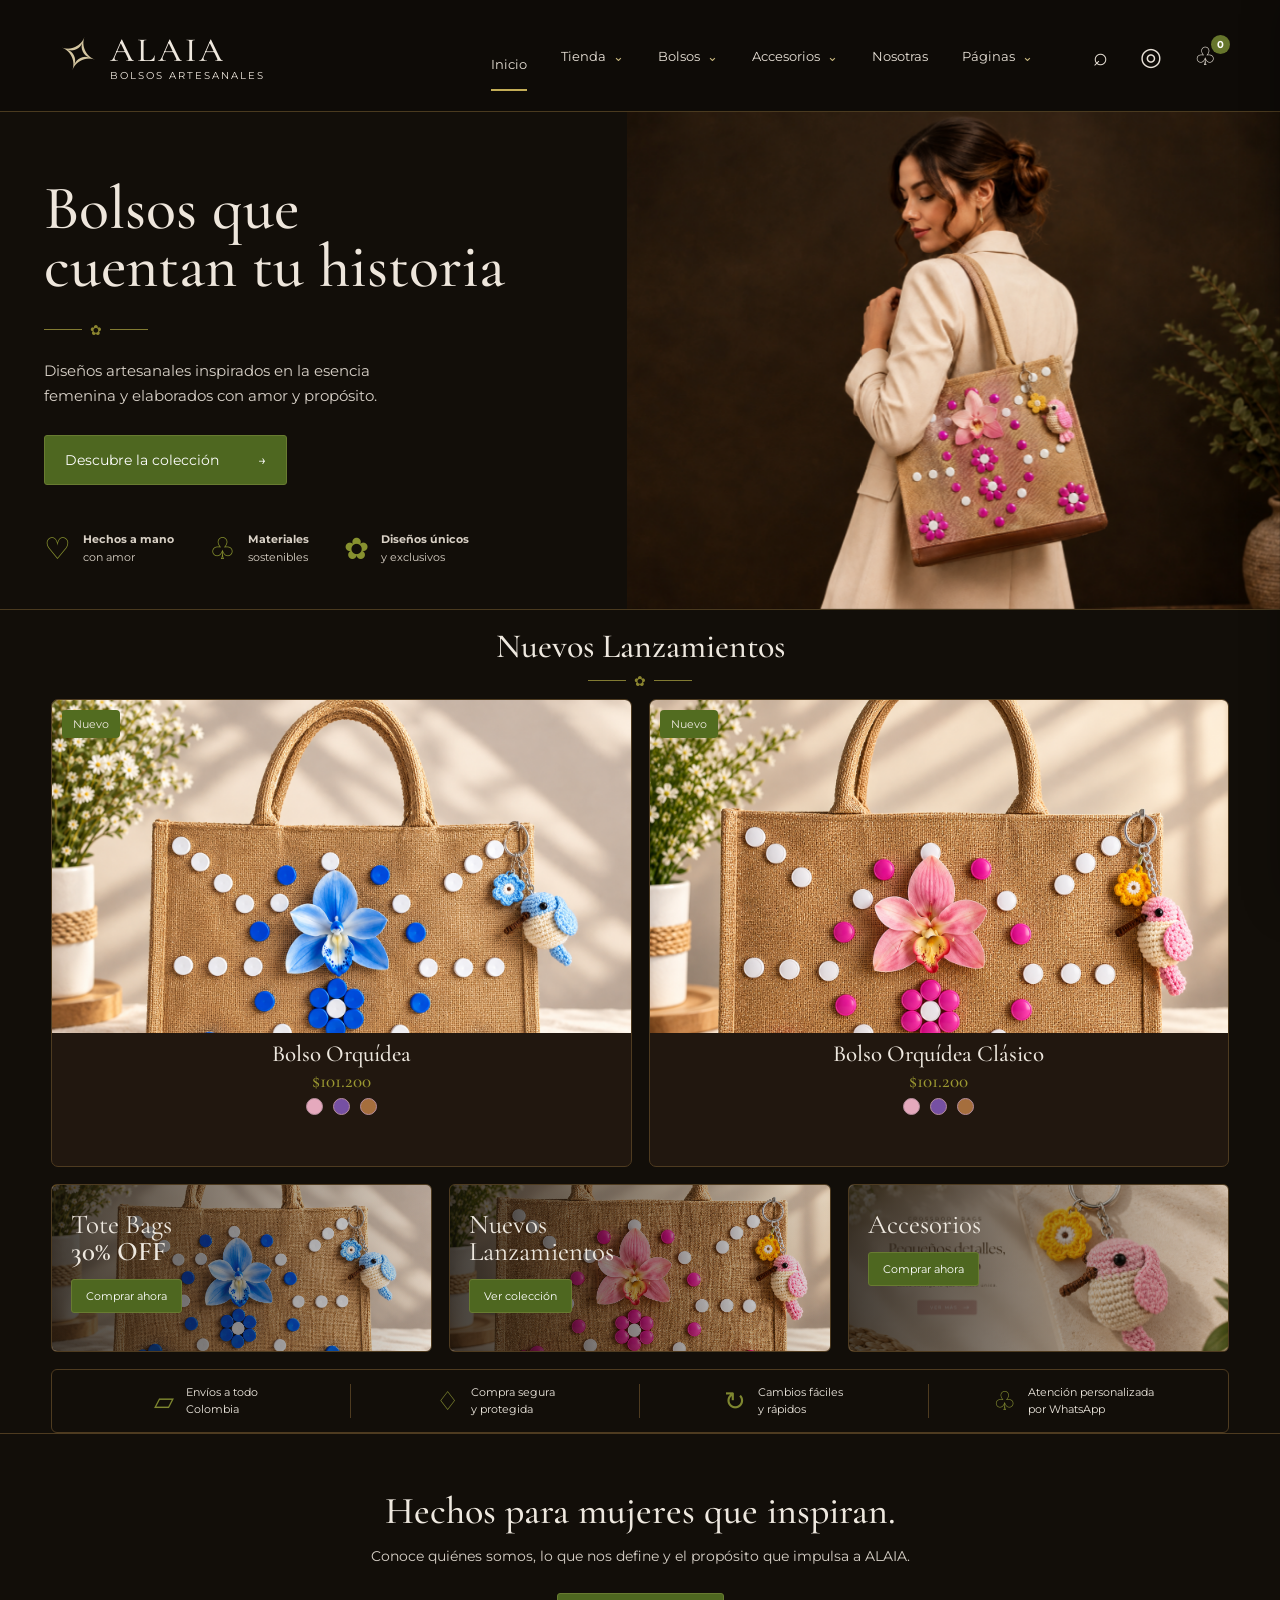
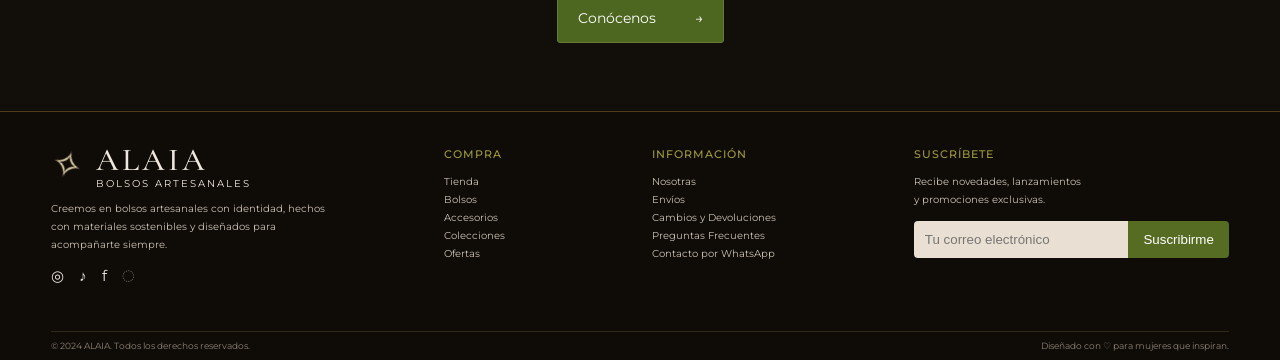
<file: index.html>
<!DOCTYPE html>
<html lang="es">
<head>
  <meta charset="UTF-8">
  <meta name="viewport" content="width=device-width, initial-scale=1.0">
  <meta name="description" content="ALAIA — Bolsos artesanales">
  <title>ALAIA | Bolsos artesanales</title>
  <link rel="preconnect" href="https://fonts.googleapis.com">
  <link rel="preconnect" href="https://fonts.gstatic.com" crossorigin>
  <link href="https://fonts.googleapis.com/css2?family=Cormorant+Garamond:wght@400;500;600&family=Montserrat:wght@400;500;600&display=swap" rel="stylesheet">
  <link rel="stylesheet" href="css/styles.css">
</head>
<body>
  <header class="site-header">
    <a class="brand" href="#">
      <span class="brand-mark">✧</span>
      <span><strong>ALAIA</strong><small>BOLSOS ARTESANALES</small></span>
    </a>

    <nav class="main-nav" aria-label="Navegación principal">
      <a class="active" href="#inicio">Inicio</a>
      <a href="#tienda">Tienda <span>⌄</span></a>
      <a href="#bolsos">Bolsos <span>⌄</span></a>
      <a href="#accesorios">Accesorios <span>⌄</span></a>
      <a href="nosotras.html">Nosotras</a>
      <a href="#paginas">Páginas <span>⌄</span></a>
    </nav>

    <div class="header-actions">
      <button class="header-icon search-trigger" aria-label="Buscar productos" id="searchBtn" title="Buscar productos">⌕</button>
      <button class="header-icon account-trigger" aria-label="Abrir mi cuenta" id="accountBtn" title="Mi cuenta">◎</button>
      <button class="cart-btn header-icon" id="cartBtn" aria-label="Abrir carrito" title="Abrir carrito">♧<b id="cartCount">0</b></button>
    </div>
  </header>

  <main>
    <section class="hero" id="inicio">
      <div class="hero-copy">
        <p class="eyebrow">COLECCIÓN ARTESANAL</p>
        <h1>Bolsos que<br>cuentan tu historia</h1>
        <div class="ornament"><i></i> ✿ <i></i></div>
        <p class="hero-text">Diseños artesanales inspirados en la esencia<br class="desktop"> femenina y elaborados con amor y propósito.</p>
        <a class="button" href="#tienda">Descubre la colección <span>→</span></a>

        <div class="values">
          <div><span>♡</span><p><b>Hechos a mano</b><br>con amor</p></div>
          <div><span>♧</span><p><b>Materiales</b><br>sostenibles</p></div>
          <div><span>✿</span><p><b>Diseños únicos</b><br>y exclusivos</p></div>
        </div>
      </div>
      <div class="hero-image" role="img" aria-label="Mujer usando un bolso artesanal"></div>
    </section>

    <section class="products-section" id="tienda">
      <div class="section-heading">
        <h2>Nuevos Lanzamientos</h2>
        <div class="ornament"><i></i> ✿ <i></i></div>
      </div>

      <div class="products">
        <article class="product-card">
          <div class="new-badge">Nuevo</div>
          <img src="assets/product-orquidea.jpg" alt="Bolso Orquídea">
          <div class="product-info">
            <h3>Bolso Orquídea</h3>
            <p>$101.200</p>
            <div class="swatches"><i></i><i></i><i></i></div>
            <button class="add-cart" data-product="Bolso Orquídea" data-price="101200">Agregar al carrito</button>
          </div>
        </article>

        <article class="product-card">
          <div class="new-badge">Nuevo</div>
          <img src="assets/product-clasico.jpg" alt="Bolso Orquídea Clásico">
          <div class="product-info">
            <h3>Bolso Orquídea Clásico</h3>
            <p>$101.200</p>
            <div class="swatches"><i></i><i></i><i></i></div>
            <button class="add-cart" data-product="Bolso Orquídea Clásico" data-price="101200">Agregar al carrito</button>
          </div>
        </article>
      </div>
    </section>

    <section class="promos" id="bolsos">
      <article class="promo" style="background-image:url('assets/promo-tote.jpg')">
        <div><h3>Tote Bags<br><strong>30% OFF</strong></h3><a href="#tienda">Comprar ahora</a></div>
      </article>
      <article class="promo" style="background-image:url('assets/promo-nuevos.jpg')">
        <div><h3>Nuevos<br>Lanzamientos</h3><a href="#tienda">Ver colección</a></div>
      </article>
      <article class="promo" style="background-image:url('assets/promo-crossbody.jpg')">
        <div><h3>Accesorios<br><strong></strong></h3><a href="#tienda">Comprar ahora</a></div>
      </article>
    </section>

    <section class="benefits">
      <div><span>▱</span><p>Envíos a todo<br>Colombia</p></div>
      <div><span>♢</span><p>Compra segura<br>y protegida</p></div>
      <div><span>↻</span><p>Cambios fáciles<br>y rápidos</p></div>
      <div><span>♧</span><p>Atención personalizada<br>por WhatsApp</p></div>
    </section>

    <section class="about" id="nosotras">
      <h2>Hechos para mujeres que inspiran.</h2>
      <p>Conoce quiénes somos, lo que nos define y el propósito que impulsa a ALAIA.</p>
      <a class="button" href="nosotras.html">Conócenos <span>→</span></a>
    </section>
  </main>

  <footer>
    <div class="footer-brand">
      <div class="brand"><span class="brand-mark">✧</span><span><strong>ALAIA</strong><small>BOLSOS ARTESANALES</small></span></div>
      <p>Creemos en bolsos artesanales con identidad, hechos con materiales sostenibles y diseñados para acompañarte siempre.</p>
      <div class="social">◎　♪　f　◌</div>
    </div>
    <div><h4>COMPRA</h4><a href="#tienda">Tienda</a><a href="#bolsos">Bolsos</a><a href="#">Accesorios</a><a href="#">Colecciones</a><a href="#">Ofertas</a></div>
    <div><h4>INFORMACIÓN</h4><a href="nosotras.html">Nosotras</a><a href="#">Envíos</a><a href="#">Cambios y Devoluciones</a><a href="#">Preguntas Frecuentes</a><a class="whatsapp-link" href="#" target="_blank" rel="noopener">Contacto por WhatsApp</a></div>
    <div><h4>SUSCRÍBETE</h4><p>Recibe novedades, lanzamientos<br>y promociones exclusivas.</p><form id="subscribe"><input type="email" placeholder="Tu correo electrónico" required><button>Suscribirme</button></form></div>
    <div class="copyright">© 2024 ALAIA. Todos los derechos reservados.<span>Diseñado con ♡ para mujeres que inspiran.</span></div>
  </footer>

  
<div class="cart-overlay" id="cartOverlay"></div>
<aside class="cart-drawer" id="cartDrawer" aria-label="Carrito de compras">
  <div class="cart-header">
    <h2>Tu carrito</h2>
    <button id="closeCart" aria-label="Cerrar carrito">×</button>
  </div>
  <div id="cartItems" class="cart-items"></div>
  <div class="cart-empty" id="cartEmpty">Tu carrito está vacío.</div>
  <div class="cart-footer">
    <div class="cart-total"><span>Total</span><strong id="cartTotal">$0</strong></div>
    <a class="whatsapp-checkout" id="whatsappCheckout" href="#" target="_blank" rel="noopener">Comprar por WhatsApp</a>
    <button class="clear-cart" id="clearCart">Vaciar carrito</button>
  </div>
</aside>
<!-- BUSCADOR -->
<div class="search-overlay" id="searchOverlay" aria-hidden="true">
  <section class="search-panel" role="dialog" aria-modal="true" aria-labelledby="searchTitle">
    <div class="search-panel-head">
      <div>
        <span class="search-kicker">EXPLORA ALAIA</span>
        <h2 id="searchTitle">¿Qué estás buscando?</h2>
      </div>
      <button class="panel-close" id="closeSearch" type="button" aria-label="Cerrar búsqueda">×</button>
    </div>
    <div class="search-box">
      <span class="search-box-icon" aria-hidden="true">⌕</span>
      <input id="searchInput" type="search" autocomplete="off" placeholder="Busca un bolso, colección o categoría..." aria-label="Buscar productos">
      <button class="clear-search" id="clearSearch" type="button" aria-label="Limpiar búsqueda">×</button>
    </div>
    <div class="search-meta">
      <span id="searchStatus">Escribe para buscar entre nuestros productos</span>
      <kbd>ESC</kbd>
    </div>
    <div class="search-suggestions" id="searchSuggestions">
      <span>Buscar por:</span>
      <button type="button" data-search-term="Orquídea">Orquídea</button>
      <button type="button" data-search-term="Clásico">Clásico</button>
      <button type="button" data-search-term="Bolso">Bolsos</button>
      <button type="button" data-search-term="Nuevo">Nuevos</button>
    </div>
    <div class="search-results" id="searchResults"></div>
  </section>
</div>

<!-- MI CUENTA -->
<div class="account-overlay" id="accountOverlay" aria-hidden="true">
  <aside class="account-drawer" role="dialog" aria-modal="true" aria-labelledby="accountTitle">
    <div class="account-header">
      <div>
        <span class="account-kicker">ALAIA</span>
        <h2 id="accountTitle">Mi cuenta</h2>
      </div>
      <button class="panel-close" id="closeAccount" type="button" aria-label="Cerrar cuenta">×</button>
    </div>
    <div class="account-content">
      <div class="account-avatar" aria-hidden="true">A</div>
      <p class="account-welcome" id="accountWelcome">Tu espacio en ALAIA</p>
      <p class="account-description">Guarda tus datos para que tu próxima compra sea más rápida.</p>
      <form class="account-form" id="accountForm">
        <label>Nombre
          <input id="accountName" type="text" autocomplete="name" placeholder="Tu nombre" required>
        </label>
        <label>Correo electrónico
          <input id="accountEmail" type="email" autocomplete="email" placeholder="tucorreo@email.com">
        </label>
        <button class="account-save" type="submit">Guardar mis datos <span>→</span></button>
      </form>
      <div class="account-status" id="accountStatus" aria-live="polite"></div>
      <button class="account-clear" id="clearAccount" type="button">Borrar mis datos de este dispositivo</button>
    </div>
  </aside>
</div>

<div class="toast" id="toast"></div>
  <script src="js/app.js"></script>
</body>
</html>
</file>
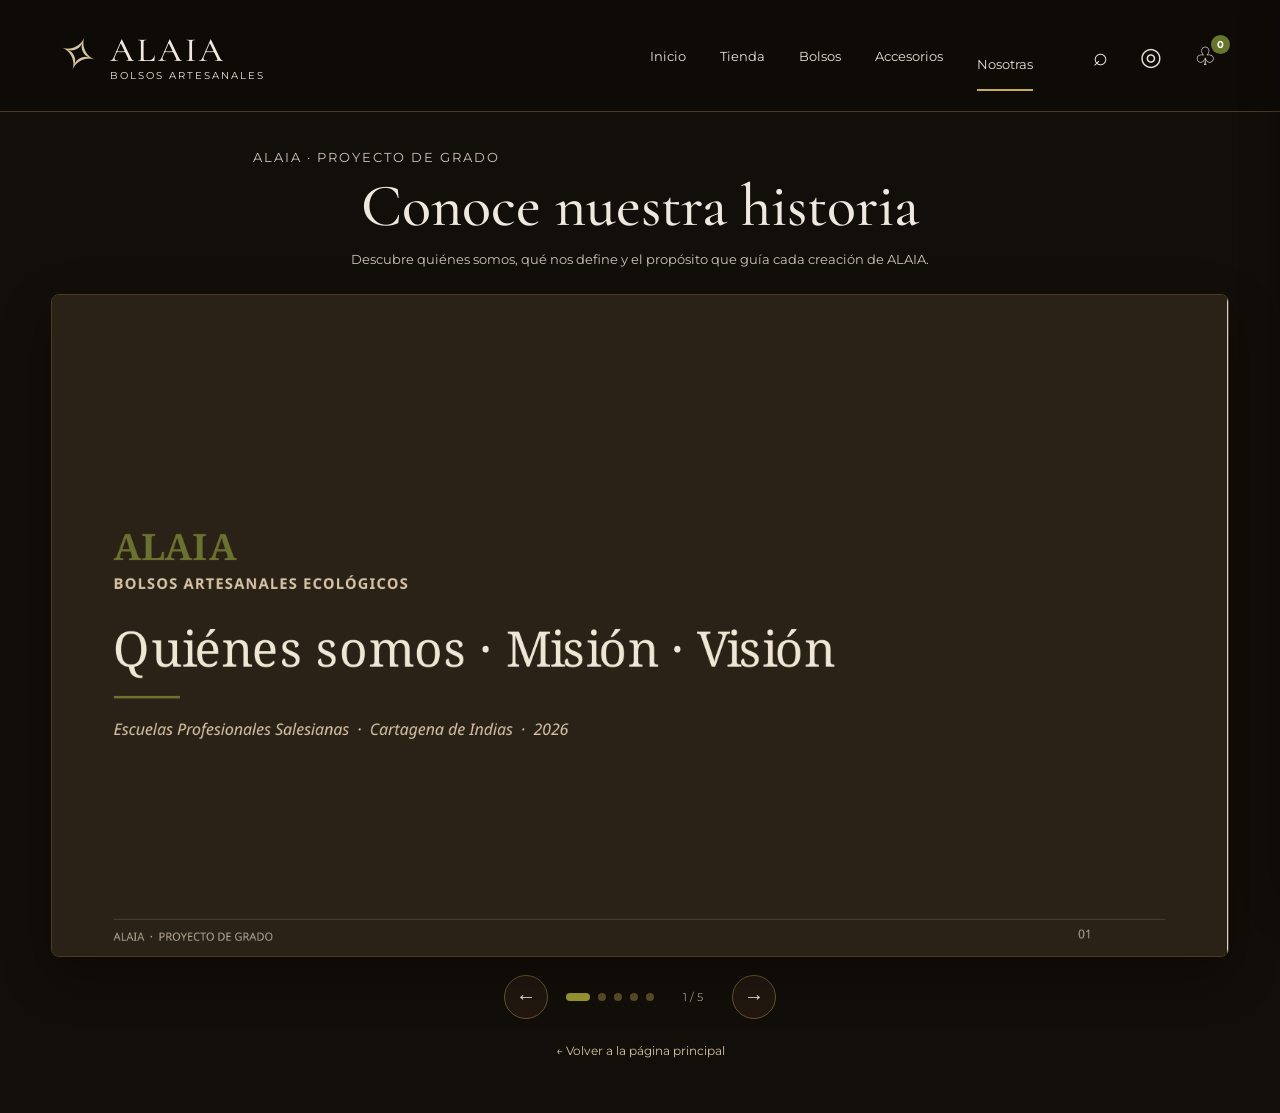
<file: nosotras.html>
<!DOCTYPE html>
<html lang="es">
<head>
<meta charset="UTF-8">
<meta name="viewport" content="width=device-width, initial-scale=1.0">
<meta name="description" content="ALAIA — Quiénes somos, misión y visión">
<title>ALAIA | Nosotras</title>
<link rel="preconnect" href="https://fonts.googleapis.com">
<link rel="preconnect" href="https://fonts.gstatic.com" crossorigin>
<link href="https://fonts.googleapis.com/css2?family=Cormorant+Garamond:wght@400;500;600&family=Montserrat:wght@400;500;600&display=swap" rel="stylesheet">
<link rel="stylesheet" href="css/styles.css">
</head>
<body class="nosotras-page">
<header class="site-header">
  <a class="brand" href="index.html"><span class="brand-mark">✧</span><span><strong>ALAIA</strong><small>BOLSOS ARTESANALES</small></span></a>
  <nav class="main-nav" aria-label="Navegación principal">
    <a href="index.html#inicio">Inicio</a><a href="index.html#tienda">Tienda</a><a href="index.html#bolsos">Bolsos</a><a href="index.html#accesorios">Accesorios</a><a class="active" href="nosotras.html">Nosotras</a>
  </nav>
  <div class="header-actions"><button class="header-icon search-trigger" aria-label="Buscar productos" id="searchBtn" title="Buscar productos">⌕</button><button class="header-icon account-trigger" aria-label="Abrir mi cuenta" id="accountBtn" title="Mi cuenta">◎</button><button class="cart-btn header-icon" id="cartBtn" aria-label="Abrir carrito" title="Abrir carrito">♧<b id="cartCount">0</b></button></div>
</header>
<main class="nosotras-main">
  <div class="nosotras-top"><p class="eyebrow">ALAIA · PROYECTO DE GRADO</p><h1>Conoce nuestra historia</h1><p>Descubre quiénes somos, qué nos define y el propósito que guía cada creación de ALAIA.</p></div>
  <div class="slide-shell">
    <div class="slide-frame" id="slideFrame" aria-live="polite">
      <div class="slide active"><img src="assets/nosotras/slide-1.png" alt="Presentación ALAIA"></div>
      <div class="slide"><img src="assets/nosotras/slide-2.png" alt="Quiénes somos y nuestro equipo"></div>
      <div class="slide"><img src="assets/nosotras/slide-3.png" alt="Lo que nos define"></div>
      <div class="slide"><img src="assets/nosotras/slide-4.png" alt="Misión de ALAIA"></div>
      <div class="slide"><img src="assets/nosotras/slide-5.png" alt="Visión de ALAIA"></div>
    </div>
    <div class="slide-controls">
      <button class="slide-arrow" id="prevSlide" aria-label="Diapositiva anterior">←</button>
      <div class="slide-dots" id="slideDots"></div>
      <span class="slide-count" id="slideCount">1 / 5</span>
      <button class="slide-arrow" id="nextSlide" aria-label="Siguiente diapositiva">→</button>
    </div>
    <div class="nosotras-back"><a href="index.html">← Volver a la página principal</a></div>
  </div>
</main>
<div class="cart-overlay" id="cartOverlay"></div>
<aside class="cart-drawer" id="cartDrawer" aria-label="Carrito de compras">
  <div class="cart-header">
    <h2>Tu carrito</h2>
    <button id="closeCart" aria-label="Cerrar carrito">×</button>
  </div>
  <div id="cartItems" class="cart-items"></div>
  <div class="cart-empty" id="cartEmpty">Tu carrito está vacío.</div>
  <div class="cart-footer">
    <div class="cart-total"><span>Total</span><strong id="cartTotal">$0</strong></div>
    <a class="whatsapp-checkout" id="whatsappCheckout" href="#" target="_blank" rel="noopener">Comprar por WhatsApp</a>
    <button class="clear-cart" id="clearCart">Vaciar carrito</button>
  </div>
</aside>
<!-- BUSCADOR -->
<div class="search-overlay" id="searchOverlay" aria-hidden="true">
  <section class="search-panel" role="dialog" aria-modal="true" aria-labelledby="searchTitle">
    <div class="search-panel-head"><div><span class="search-kicker">EXPLORA ALAIA</span><h2 id="searchTitle">¿Qué estás buscando?</h2></div><button class="panel-close" id="closeSearch" type="button" aria-label="Cerrar búsqueda">×</button></div>
    <div class="search-box"><span class="search-box-icon" aria-hidden="true">⌕</span><input id="searchInput" type="search" autocomplete="off" placeholder="Busca un bolso, colección o categoría..." aria-label="Buscar productos"><button class="clear-search" id="clearSearch" type="button" aria-label="Limpiar búsqueda">×</button></div>
    <div class="search-meta"><span id="searchStatus">Escribe para buscar entre nuestros productos</span><kbd>ESC</kbd></div>
    <div class="search-suggestions" id="searchSuggestions"><span>Buscar por:</span><button type="button" data-search-term="Orquídea">Orquídea</button><button type="button" data-search-term="Clásico">Clásico</button><button type="button" data-search-term="Bolso">Bolsos</button><button type="button" data-search-term="Nuevo">Nuevos</button></div>
    <div class="search-results" id="searchResults"></div>
  </section>
</div>
<!-- MI CUENTA -->
<div class="account-overlay" id="accountOverlay" aria-hidden="true">
  <aside class="account-drawer" role="dialog" aria-modal="true" aria-labelledby="accountTitle">
    <div class="account-header"><div><span class="account-kicker">ALAIA</span><h2 id="accountTitle">Mi cuenta</h2></div><button class="panel-close" id="closeAccount" type="button" aria-label="Cerrar cuenta">×</button></div>
    <div class="account-content"><div class="account-avatar" aria-hidden="true">A</div><p class="account-welcome" id="accountWelcome">Tu espacio en ALAIA</p><p class="account-description">Guarda tus datos para que tu próxima compra sea más rápida.</p>
      <form class="account-form" id="accountForm"><label>Nombre<input id="accountName" type="text" autocomplete="name" placeholder="Tu nombre" required></label><label>Correo electrónico<input id="accountEmail" type="email" autocomplete="email" placeholder="tucorreo@email.com"></label><button class="account-save" type="submit">Guardar mis datos <span>→</span></button></form>
      <div class="account-status" id="accountStatus" aria-live="polite"></div><button class="account-clear" id="clearAccount" type="button">Borrar mis datos de este dispositivo</button>
    </div>
  </aside>
</div>
<div class="toast" id="toast"></div>
<script src="js/app.js"></script>
<script src="js/nosotras.js"></script>
</body>
</html>
</file>
<file: css/styles.css>
*{box-sizing:border-box}html{scroll-behavior:smooth}body{margin:0;background:#120e09;color:#eee8df;font-family:Montserrat,Arial,sans-serif;font-size:14px}.site-header{height:112px;border-bottom:1px solid #4a3a1f;display:flex;align-items:center;padding:0 4.5%;gap:50px;background:#0e0b07;position:sticky;top:0;z-index:20}.brand{display:flex;align-items:center;gap:13px;color:#efe8de;text-decoration:none}.brand-mark{font-family:serif;font-size:47px;line-height:1;color:#d4c6a0;transform:rotate(20deg);display:inline-block}.brand strong{display:block;font:500 34px "Cormorant Garamond",serif;letter-spacing:3px}.brand small{display:block;font-size:10px;letter-spacing:2px;margin-top:-2px}.main-nav{display:flex;align-items:center;gap:34px;margin-left:auto}.main-nav a,.header-actions button{color:#e8e1d7;text-decoration:none;background:none;border:0;font:400 13px Montserrat;cursor:pointer}.main-nav a.active{padding:35px 0 17px;border-bottom:2px solid #c3ad57}.main-nav span{color:#c9b980;margin-left:4px}.header-actions{display:flex;gap:20px;margin-left:4px}.header-actions button{font-size:25px;position:relative}.cart-btn b{position:absolute;right:-8px;top:-5px;border-radius:50%;background:#66762c;color:#fff;font-size:10px;width:19px;height:19px;line-height:19px}.hero{min-height:486px;display:grid;grid-template-columns:49% 51%;border-bottom:1px solid #4a3a1f}.hero-copy{padding:68px 7% 42px;position:relative;background:#120e09}.eyebrow{display:none;color:#a8a073;letter-spacing:2px;font-size:10px}.hero h1{font:500 clamp(48px,5vw,62px)/.94 "Cormorant Garamond",serif;margin:0;color:#eee6dc}.ornament{display:flex;align-items:center;gap:8px;color:#8c8630;margin:24px 0 19px}.ornament i{display:block;width:38px;height:1px;background:#827b32}.hero-text{font-size:15px;line-height:1.7;color:#d7d0c7;margin:0 0 26px}.button,.promo a{display:inline-block;text-decoration:none;color:#fff;background:#4e6720;border:1px solid #687b31;padding:15px 20px;border-radius:3px}.button span{margin-left:35px}.values{display:flex;gap:35px;margin-top:45px}.values div{display:flex;align-items:center;gap:12px}.values span{font-size:30px;color:#87912f}.values p{font-size:11px;line-height:1.65;color:#d9d1c6;margin:0}.hero-image{background-image:url("../assets/hero.jpg");background-size:cover;background-position:center right;min-height:486px}.products-section{padding:16px 4% 17px}.section-heading{text-align:center}.section-heading h2{font:500 34px "Cormorant Garamond",serif;margin:0}.section-heading .ornament{justify-content:center;margin:5px 0 9px}.products{display:grid;grid-template-columns:1fr 1fr;gap:17px}.product-card{background:#21170f;border:1px solid #4e3b20;border-radius:7px;overflow:hidden;position:relative;text-align:center}.product-card img{display:block;width:100%;height:333px;object-fit:cover;object-position:center top}.new-badge{position:absolute;top:10px;left:10px;background:#526c20;padding:7px 11px;border-radius:4px;font-size:11px;z-index:2}.product-info{padding:7px 12px 12px}.product-info h3{font:500 23px "Cormorant Garamond",serif;margin:0 0 1px}.product-info p{font:500 19px "Cormorant Garamond",serif;color:#9b9831;margin:0}.swatches{display:flex;justify-content:center;gap:10px;margin:6px 0}.swatches i{width:17px;height:17px;border-radius:50%;background:#e5a9bd;border:1px solid #b58d9c}.swatches i:nth-child(2){background:#7650a3}.swatches i:nth-child(3){background:#a56e3d}.add-cart{background:#4e6720;border:0;color:#fff;padding:9px 15px;border-radius:3px;cursor:pointer;opacity:.0;transition:.2s}.product-card:hover .add-cart{opacity:1}.promos{display:grid;grid-template-columns:1fr 1fr 1fr;gap:17px;padding:0 4% 17px}.promo{height:168px;background-size:cover;background-position:center;border:1px solid #4e3b20;border-radius:6px;overflow:hidden;position:relative}.promo:after{content:"";position:absolute;inset:0;background:linear-gradient(90deg,rgba(17,13,8,.78),rgba(17,13,8,.1))}.promo>div{position:relative;z-index:1;padding:26px 19px}.promo h3{font:400 27px/1 "Cormorant Garamond",serif;margin:0 0 14px}.promo h3 strong{font-weight:600}.promo a{padding:9px 14px;font-size:11px}.benefits{margin:0 4%;border:1px solid #4e3b20;border-radius:6px;display:grid;grid-template-columns:repeat(4,1fr);padding:14px 10px}.benefits div{display:flex;justify-content:center;align-items:center;gap:12px;border-right:1px solid #4e3b20}.benefits div:last-child{border:0}.benefits span{font-size:26px;color:#7f8730}.benefits p{font-size:11px;line-height:1.55;margin:0}footer{border-top:1px solid #4e3b20;margin-top:14px;padding:28px 4% 9px;display:grid;grid-template-columns:1.6fr .75fr 1fr 1.45fr;gap:45px;background:#0f0b07}footer .brand strong{font-size:32px}footer .brand-mark{font-size:38px}footer h4{color:#a09b3c;font-size:11px;font-weight:500;letter-spacing:1px;margin:7px 0 12px}footer p,footer a{font-size:10px;line-height:1.8;color:#cbc2b6}footer a{display:block;text-decoration:none}.footer-brand p{max-width:275px}.social{font-size:15px;margin-top:12px}form{display:flex;margin-top:12px}form input{min-width:0;flex:1;padding:11px;border:0;background:#e9e0d3;color:#21170f;border-radius:4px 0 0 4px}form button{border:0;background:#566c23;color:#fff;padding:0 15px;border-radius:0 4px 4px 0}.copyright{grid-column:1/-1;border-top:1px solid #332717;padding-top:8px;color:#8d8377;font-size:9px}.copyright span{float:right}.toast{position:fixed;right:20px;bottom:20px;background:#526c20;color:white;padding:12px 17px;border-radius:5px;transform:translateY(100px);opacity:0;transition:.3s;z-index:30}.toast.show{transform:none;opacity:1}@media(max-width:900px){.site-header{height:78px;padding:0 5%;gap:10px}.brand strong{font-size:27px}.brand small{font-size:8px}.brand-mark{font-size:36px}.main-nav{display:none}.header-actions{margin-left:auto}.hero{grid-template-columns:1fr}.hero-copy{padding:50px 7% 38px}.hero-image{height:400px}.values{gap:18px}.products{grid-template-columns:1fr}.promos{grid-template-columns:1fr}.benefits{grid-template-columns:1fr 1fr}.benefits div:nth-child(2){border-right:0}.benefits div{padding:8px 0}.about{display:none}footer{grid-template-columns:1fr 1fr}.copyright{grid-column:1/-1}.copyright span{float:none;display:block;margin-top:5px}}@media(max-width:560px){.hero h1{font-size:45px}.hero-text{font-size:13px}.desktop{display:none}.values{flex-direction:column;gap:13px}.hero-image{height:330px}.product-card img{height:280px}.benefits{grid-template-columns:1fr}.benefits div{border-right:0;border-bottom:1px solid #4e3b20}.benefits div:last-child{border-bottom:0}footer{grid-template-columns:1fr;padding-top:24px}.header-actions{gap:10px}.header-actions button{font-size:22px}}

/* ===== CARRITO ALAIA ===== */
body.cart-open{overflow:hidden}
.cart-overlay{position:fixed;inset:0;background:rgba(0,0,0,.62);opacity:0;visibility:hidden;transition:.25s;z-index:40}
.cart-overlay.show{opacity:1;visibility:visible}
.cart-drawer{position:fixed;top:0;right:0;width:min(430px,92vw);height:100vh;background:#17110b;border-left:1px solid #5a4626;z-index:50;transform:translateX(105%);transition:transform .3s ease;display:flex;flex-direction:column;box-shadow:-15px 0 40px rgba(0,0,0,.35)}
.cart-drawer.open{transform:translateX(0)}
.cart-header{display:flex;align-items:center;justify-content:space-between;padding:25px;border-bottom:1px solid #4e3b20}
.cart-header h2{font:500 32px "Cormorant Garamond",serif;margin:0}
.cart-header button{background:none;border:0;color:#eee;font-size:32px;cursor:pointer}
.cart-items{padding:10px 22px;overflow:auto;flex:1}
.cart-empty{text-align:center;color:#aaa092;padding:45px 20px;font-size:13px}
.cart-empty[hidden]{display:none}
.cart-item{padding:17px 0;border-bottom:1px solid #3e2f1c;display:flex;justify-content:space-between;gap:15px}
.cart-item-info{display:flex;flex-direction:column;gap:5px}
.cart-item-info strong{font:500 19px "Cormorant Garamond",serif}
.cart-item-info span{color:#aaa044;font-size:13px}
.cart-item-actions{display:flex;align-items:center;gap:8px}
.cart-item-actions button{width:27px;height:27px;background:#2b2117;border:1px solid #584321;color:#eee;cursor:pointer;border-radius:3px}
.cart-item-actions .remove-item{border:0;background:transparent;color:#b9a99a;font-size:20px}
.cart-footer{padding:20px 22px;border-top:1px solid #4e3b20}
.cart-total{display:flex;justify-content:space-between;align-items:center;margin-bottom:16px;font-size:14px}
.cart-total strong{font:600 25px "Cormorant Garamond",serif;color:#aaa044}
.whatsapp-checkout{display:block;text-align:center;text-decoration:none;background:#526c20;color:#fff;padding:14px;border-radius:4px;font-size:13px;margin-bottom:9px}
.clear-cart{width:100%;background:transparent;border:1px solid #584321;color:#cfc5ba;padding:10px;border-radius:4px;cursor:pointer}
@media(max-width:560px){.cart-drawer{width:94vw}}
/* Animaciones sutiles */
.hero-copy{animation:alaiaFadeUp .8s ease both}.hero-image{animation:alaiaFadeIn 1s ease both}.product-card,.promo,.benefits{animation:alaiaFadeUp .7s ease both}.product-card:nth-child(2){animation-delay:.12s}.promo:nth-child(2){animation-delay:.08s}.promo:nth-child(3){animation-delay:.16s}.button,.promo a,.add-cart{transition:transform .25s ease,box-shadow .25s ease,background .25s ease}.button:hover,.promo a:hover{transform:translateY(-2px);box-shadow:0 8px 24px rgba(0,0,0,.22)}
.about{padding:54px 8%;text-align:center;border-top:1px solid #4e3b20}.about h2{font:500 38px "Cormorant Garamond",serif;margin:0 0 10px}.about p{max-width:620px;margin:0 auto 22px;color:#d7d0c7;line-height:1.8}.about .button{margin-top:2px}
@keyframes alaiaFadeUp{from{opacity:0;transform:translateY(18px)}to{opacity:1;transform:none}}@keyframes alaiaFadeIn{from{opacity:0}to{opacity:1}}

/* Página Nosotras */
.nosotras-page{min-height:100vh;background:#120e09;color:#eee8df}.nosotras-main{padding:34px 4% 54px}.nosotras-top{text-align:center;margin-bottom:24px}.nosotras-top .eyebrow{display:block;margin:0 0 8px}.nosotras-top h1{font:500 clamp(40px,5vw,60px)/1 "Cormorant Garamond",serif;margin:0}.nosotras-top p{max-width:650px;margin:12px auto 0;color:#cfc6ba;line-height:1.7;font-size:13px}.slide-shell{max-width:1180px;margin:0 auto}.slide-frame{position:relative;aspect-ratio:16/9;overflow:hidden;border:1px solid #4e3b20;border-radius:8px;background:#0e0b07;box-shadow:0 18px 50px rgba(0,0,0,.3)}.slide{position:absolute;inset:0;opacity:0;transform:translateX(34px) scale(.985);transition:opacity .45s ease,transform .45s ease;pointer-events:none}.slide.active{opacity:1;transform:none;pointer-events:auto}.slide img{width:100%;height:100%;display:block;object-fit:cover}.slide-frame.next .slide.active{animation:slideNext .5s ease}.slide-frame.prev .slide.active{animation:slidePrev .5s ease}@keyframes slideNext{from{opacity:0;transform:translateX(34px)}to{opacity:1;transform:none}}@keyframes slidePrev{from{opacity:0;transform:translateX(-34px)}to{opacity:1;transform:none}}.slide-controls{display:flex;align-items:center;justify-content:center;gap:18px;margin-top:18px}.slide-arrow{width:44px;height:44px;border:1px solid #66542d;background:#21170f;color:#eee8df;border-radius:50%;font-size:20px;cursor:pointer;transition:.25s}.slide-arrow:hover{background:#4e6720;transform:translateY(-2px)}.slide-dots{display:flex;gap:8px;align-items:center}.slide-dot{width:8px;height:8px;border:0;border-radius:50%;padding:0;background:#5a4b2b;cursor:pointer;transition:.25s}.slide-dot.active{width:24px;border-radius:8px;background:#9b9831}.slide-count{font-size:11px;color:#aaa093;min-width:42px;text-align:center}.nosotras-back{text-align:center;margin-top:22px}.nosotras-back a{color:#d4c6a0;text-decoration:none;font-size:12px}.nosotras-back a:hover{text-decoration:underline}@media(max-width:700px){.nosotras-main{padding:25px 4% 38px}.slide-frame{aspect-ratio:4/3}.slide-controls{gap:10px}.slide-arrow{width:40px;height:40px}.nosotras-top p{font-size:12px}}

/* ===== BUSCADOR + CUENTA ALAIA ===== */
.header-icon{transition:color .2s ease,transform .2s ease}.header-icon:hover{color:#d4c05f!important;transform:translateY(-1px)}
.search-overlay,.account-overlay{position:fixed;inset:0;background:rgba(0,0,0,.72);opacity:0;visibility:hidden;transition:opacity .25s ease,visibility .25s ease;z-index:70}
.search-overlay.open,.account-overlay.open{opacity:1;visibility:visible}
body.search-open,body.account-open{overflow:hidden}

.search-panel{position:absolute;top:0;left:0;right:0;background:#15100b;border-bottom:1px solid #68542a;box-shadow:0 20px 55px rgba(0,0,0,.42);padding:32px 6% 34px;transform:translateY(-18px);transition:transform .3s ease;max-height:92vh;overflow:auto}
.search-overlay.open .search-panel{transform:none}
.search-panel-head{display:flex;justify-content:space-between;align-items:flex-start;max-width:1180px;margin:0 auto 20px}
.search-kicker,.account-kicker{font-size:9px;letter-spacing:2.5px;color:#aaa044}
.search-panel h2,.account-header h2{font:500 36px "Cormorant Garamond",serif;margin:3px 0 0;color:#f0e8dc}
.panel-close{border:0;background:transparent;color:#ded5ca;font-size:34px;line-height:1;cursor:pointer;padding:0 4px;transition:.2s}
.panel-close:hover{color:#c8b65a;transform:rotate(4deg)}

.search-box{max-width:1180px;margin:0 auto;display:flex;align-items:center;border:1px solid #6b552a;background:#21170f;border-radius:5px;height:62px;box-shadow:inset 0 0 0 1px rgba(255,255,255,.015);transition:border-color .2s,box-shadow .2s}
.search-box:focus-within{border-color:#a39a3d;box-shadow:0 0 0 3px rgba(163,154,61,.08)}
.search-box-icon{font-size:28px;color:#b8a65a;margin:0 14px 0 20px}
.search-box input{flex:1;min-width:0;height:100%;border:0;outline:0;background:transparent;color:#f2eadf;font:400 15px Montserrat}
.search-box input::placeholder{color:#918779}
.clear-search{width:42px;height:42px;margin-right:9px;border:0;border-radius:50%;background:transparent;color:#9f9488;font-size:23px;cursor:pointer;opacity:.45;transition:.2s}
.clear-search:hover{background:#302319;color:#e8dfd4;opacity:1}
.search-meta{max-width:1180px;margin:10px auto 0;display:flex;justify-content:space-between;align-items:center;color:#9e9487;font-size:11px}
.search-meta kbd{border:1px solid #514025;border-radius:3px;padding:3px 7px;color:#aaa092;font-family:Montserrat;font-size:9px}
.search-suggestions{max-width:1180px;margin:15px auto 0;display:flex;align-items:center;gap:8px;flex-wrap:wrap;color:#887d70;font-size:10px}
.search-suggestions button{border:1px solid #4e3d22;background:#1d150e;color:#cfc3b5;padding:7px 11px;border-radius:20px;cursor:pointer;font:400 10px Montserrat;transition:.2s}
.search-suggestions button:hover{background:#4e6720;border-color:#657b2e;color:#fff}
.search-results{max-width:1180px;margin:19px auto 0;display:grid;grid-template-columns:repeat(4,1fr);gap:12px}
.search-result-card{display:flex;align-items:center;gap:11px;padding:9px;border:1px solid #49391f;background:#1b140d;border-radius:5px;cursor:pointer;text-align:left;transition:transform .2s,border-color .2s,background .2s}
.search-result-card:hover{transform:translateY(-2px);border-color:#74632d;background:#241a10}
.search-result-card img{width:58px;height:58px;object-fit:cover;border-radius:4px}
.search-result-card strong{display:block;font:500 17px "Cormorant Garamond",serif;color:#eee6dc}
.search-result-card span{display:block;color:#a7a044;font:500 13px "Cormorant Garamond",serif;margin-top:2px}
.search-empty{grid-column:1/-1;text-align:center;padding:28px;color:#a79d90;border:1px dashed #4b3b22;border-radius:5px}
.search-empty strong{display:block;font:500 23px "Cormorant Garamond",serif;color:#ddd4c8;margin-bottom:4px}
.search-empty span{font-size:11px}

.account-overlay{display:flex;justify-content:flex-end}
.account-drawer{width:min(420px,94vw);height:100%;background:#17110b;border-left:1px solid #5a4626;box-shadow:-15px 0 40px rgba(0,0,0,.35);transform:translateX(105%);transition:transform .3s ease;display:flex;flex-direction:column}
.account-overlay.open .account-drawer{transform:none}
.account-header{display:flex;justify-content:space-between;align-items:flex-start;padding:27px 25px;border-bottom:1px solid #4e3b20}
.account-content{padding:30px 25px;overflow:auto}
.account-avatar{width:64px;height:64px;border-radius:50%;display:grid;place-items:center;background:#4e6720;border:1px solid #78863a;color:#f6efe5;font:500 30px "Cormorant Garamond",serif;margin-bottom:15px}
.account-welcome{font:500 23px "Cormorant Garamond",serif;margin:0 0 5px;color:#eee6dc}
.account-description{font-size:11px;line-height:1.7;color:#aaa092;margin:0 0 24px}
.account-form{display:flex;flex-direction:column;gap:15px}
.account-form label{display:flex;flex-direction:column;gap:7px;color:#c9beb1;font-size:10px;letter-spacing:.3px}
.account-form input{width:100%;height:44px;padding:0 12px;border:1px solid #4f3d22;border-radius:4px;background:#21170f;color:#eee8df;outline:0;font:400 12px Montserrat}
.account-form input:focus{border-color:#a39a3d;box-shadow:0 0 0 3px rgba(163,154,61,.08)}
.account-save{margin-top:3px;border:1px solid #667b2d;background:#4e6720;color:#fff;padding:13px;border-radius:4px;cursor:pointer;font:500 11px Montserrat;transition:.2s}
.account-save:hover{background:#5b7626;transform:translateY(-1px)}
.account-save span{float:right;font-size:16px;line-height:12px}
.account-status{min-height:18px;margin-top:12px;color:#aaa044;font-size:10px;line-height:1.5}
.account-clear{margin-top:14px;background:transparent;border:0;color:#8d8174;text-decoration:underline;cursor:pointer;font:400 10px Montserrat;padding:0}
.account-clear:hover{color:#c6b8a8}

@media(max-width:900px){
  .search-results{grid-template-columns:1fr 1fr}
  .search-panel{padding-left:5%;padding-right:5%}
}
@media(max-width:560px){
  .search-panel{padding:24px 5% 28px}
  .search-panel h2{font-size:30px}
  .search-box{height:54px}
  .search-box input{font-size:13px}
  .search-results{grid-template-columns:1fr}
  .search-meta{font-size:10px}
  .search-suggestions{margin-top:12px}
  .account-header{padding:24px 20px}
  .account-content{padding:25px 20px}
}

/* Cierres de paneles de búsqueda y cuenta */
.panel-close{width:40px;height:40px;border:1px solid #4e3d22;border-radius:50%;background:transparent;color:#d8cbbd;font-size:28px;line-height:1;cursor:pointer;display:grid;place-items:center;transition:.2s;flex:none}
.panel-close:hover{background:#2b2015;border-color:#8a7537;color:#fff;transform:rotate(90deg)}
.search-panel .panel-close{margin-left:20px}
</file>
